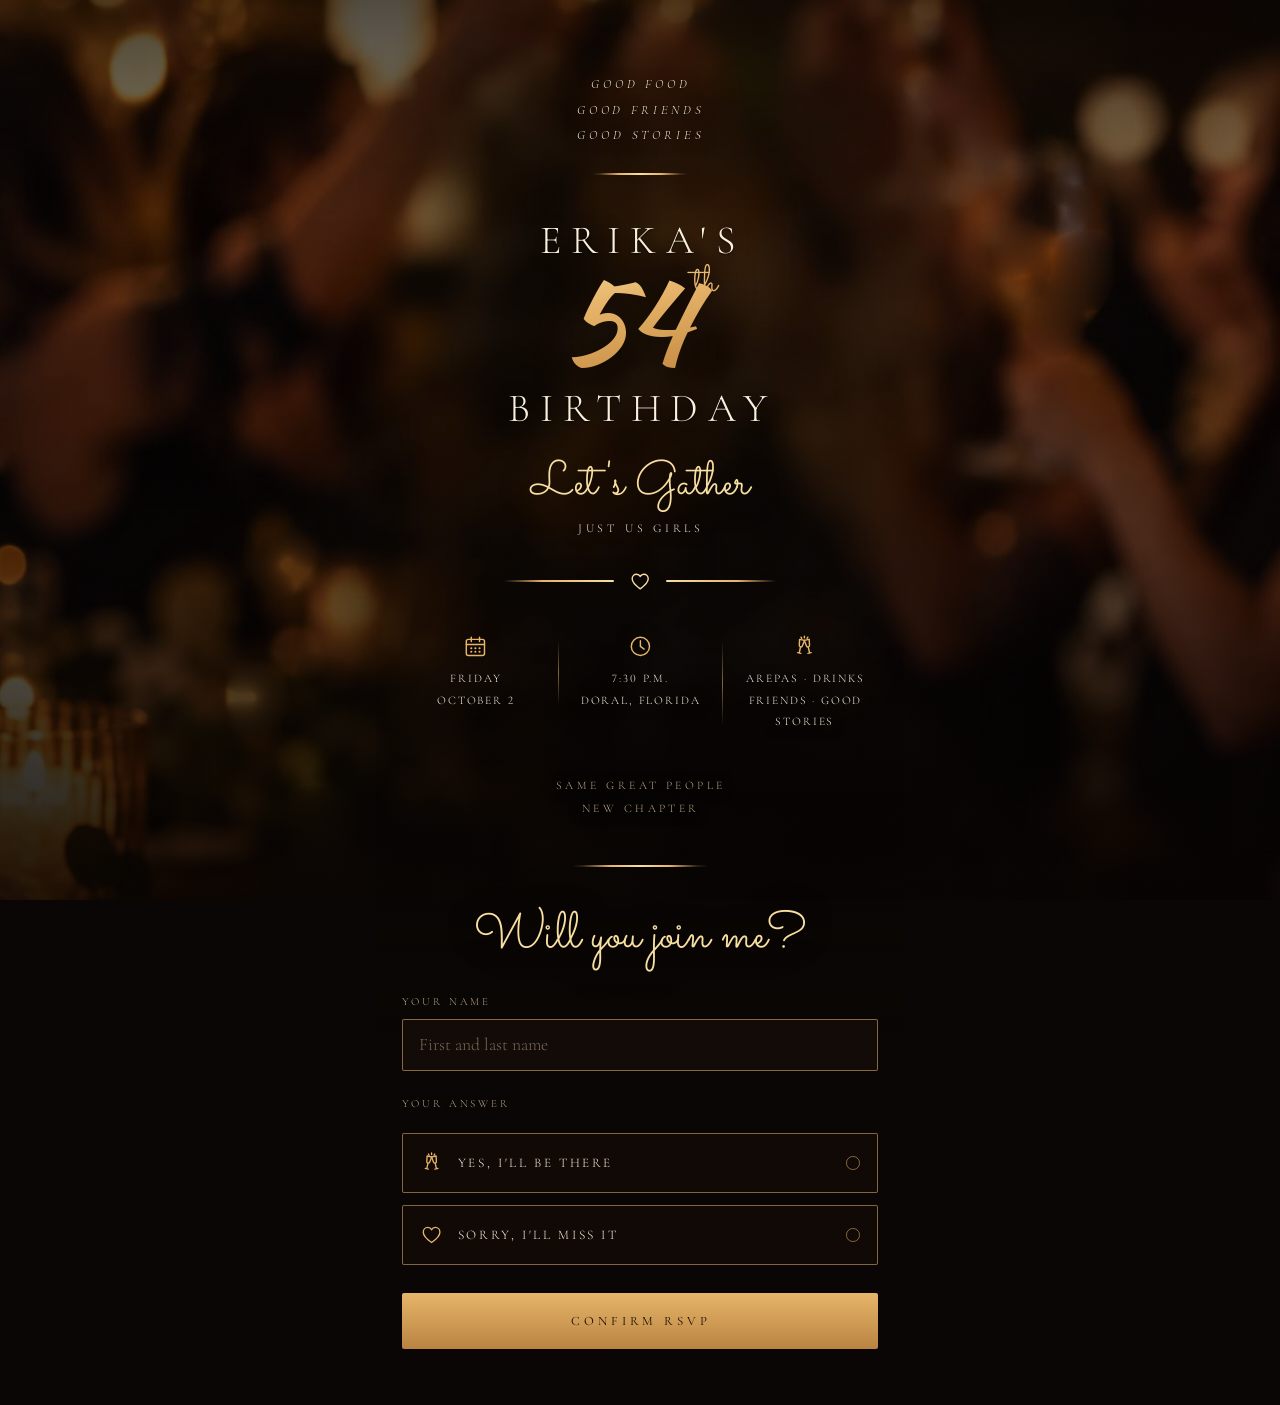
<file: index.html>
<!DOCTYPE html>
<html lang="en">
<head>
<meta charset="utf-8">
<meta name="viewport" content="width=device-width, initial-scale=1, viewport-fit=cover">
<title>Erika's 54th Birthday &middot; October 2</title>
<meta name="description" content="Good food, good friends, good stories. Friday, October 2 at 7:30 P.M. Let's gather.">
<meta name="robots" content="noindex">
<meta name="theme-color" content="#0A0605">

<!-- WhatsApp / link preview -->
<meta property="og:type" content="website">
<meta property="og:title" content="Erika's 54th Birthday">
<meta property="og:description" content="Good food &middot; Good friends &middot; Good stories. Friday, October 2 &middot; 7:30 P.M. Let's gather.">
<meta property="og:image" content="assets/preview.jpg">
<meta property="og:image:width" content="1200">
<meta property="og:image:height" content="630">
<meta property="og:image:alt" content="Erika's 54th Birthday invitation">
<meta name="twitter:card" content="summary_large_image">

<link rel="preload" href="assets/hero-760.jpg" as="image" media="(max-width: 47.99em)">
<link rel="preload" href="assets/hero-1400.jpg" as="image" media="(min-width: 48em)">
<link rel="preload" href="assets/fonts/cormorant-garamond-latin.woff2" as="font" type="font/woff2" crossorigin>
<link rel="preload" href="assets/fonts/cormorant-garamond-italic-subset.woff2" as="font" type="font/woff2" crossorigin>
<link rel="preload" href="assets/fonts/kaushan-script-latin.woff2" as="font" type="font/woff2" crossorigin>
<link rel="preload" href="assets/fonts/sacramento-latin.woff2" as="font" type="font/woff2" crossorigin>
<link rel="stylesheet" href="styles.css">
</head>
<body>

<!-- Gold line icons, matching the invitation's icon set -->
<svg width="0" height="0" aria-hidden="true" focusable="false" style="position:absolute">
  <defs>
    <g id="i-calendar">
      <rect x="3.2" y="5.2" width="17.6" height="15.6" rx="2"/>
      <path d="M3.2 10.2h17.6M8 3.2v4M16 3.2v4"/>
      <path d="M8 13.8h.01M12 13.8h.01M16 13.8h.01M8 17.2h.01M12 17.2h.01M16 17.2h.01" stroke-width="2.1"/>
    </g>
    <g id="i-clock">
      <circle cx="12" cy="12" r="8.8"/>
      <path d="M12 6.6V12l3.6 2.6"/>
    </g>
    <!-- Two flutes, each pivoted about its own foot and set apart, so the
         rims meet at the centre instead of overlapping into a blur. -->
    <g id="i-flutes">
      <g transform="translate(-5 0) rotate(12 12 18.4)">
        <path d="M9.6 5.4h4.8l-.85 5.4a1.55 1.55 0 0 1-3.1 0Z"/>
        <path d="M12 12.4v5.5M10.4 18.4h3.2"/>
      </g>
      <g transform="translate(5 0) rotate(-12 12 18.4)">
        <path d="M9.6 5.4h4.8l-.85 5.4a1.55 1.55 0 0 1-3.1 0Z"/>
        <path d="M12 12.4v5.5M10.4 18.4h3.2"/>
      </g>
      <path d="M12 3.6V2.1M9.4 4.3 8.7 3.1M14.6 4.3l.7-1.2"/>
    </g>
    <g id="i-pin">
      <path d="M12 21.2s6.8-6.1 6.8-10.8a6.8 6.8 0 1 0-13.6 0c0 4.7 6.8 10.8 6.8 10.8Z"/>
      <circle cx="12" cy="10.2" r="2.5"/>
    </g>
    <g id="i-heart">
      <path d="M12 20.2C6.4 16.3 3.4 12.9 3.4 9.5c0-3 2.2-5 4.7-5 1.8 0 3.2 1 3.9 2.5.7-1.5 2.1-2.5 3.9-2.5 2.5 0 4.7 2 4.7 5 0 3.4-3 6.8-8.6 10.7Z"/>
    </g>
  </defs>
</svg>

<!-- The invitation photograph, with its lettering removed, plus a scrim -->
<div class="atmosphere" aria-hidden="true"><span class="vignette"></span></div>

<main class="page">

  <p class="eyebrow">
    <span>Good Food</span>
    <span>Good Friends</span>
    <span>Good Stories</span>
  </p>
  <hr class="rule rule--short">

  <h1 class="title">
    <span class="title__line">Erika's</span>
    <span class="title__script">54<span class="title__ord">th</span></span>
    <span class="title__line">Birthday</span>
  </h1>

  <p class="gather">
    <span class="gather__script">Let's Gather</span>
    <span class="gather__sub">Just Us Girls</span>
  </p>

  <div class="heart-rule" aria-hidden="true">
    <span class="heart-rule__line"></span>
    <svg class="heart-rule__heart" viewBox="0 0 24 24"><use href="#i-heart"/></svg>
    <span class="heart-rule__line"></span>
  </div>

  <section class="details" aria-label="Event details">
    <div class="detail">
      <svg class="detail__icon" viewBox="0 0 24 24" aria-hidden="true"><use href="#i-calendar"/></svg>
      <p class="detail__text">Friday<span>October 2</span></p>
    </div>
    <div class="detail">
      <svg class="detail__icon" viewBox="0 0 24 24" aria-hidden="true"><use href="#i-clock"/></svg>
      <!-- City only. The exact address is promised on the confirmation and sent
           privately; it is never on this page. -->
      <p class="detail__text">7:30 P.M.<span>Doral, Florida</span></p>
    </div>
    <div class="detail">
      <svg class="detail__icon" viewBox="0 0 24 24" aria-hidden="true"><use href="#i-flutes"/></svg>
      <p class="detail__text">Arepas &middot; Drinks<span>Friends &middot; Good Stories</span></p>
    </div>
  </section>

  <p class="closing">Same Great People<span>New Chapter</span></p>

  <hr class="rule">

  <!-- ============ RSVP ============ -->
  <section class="rsvp" id="rsvp" aria-labelledby="rsvp-heading">
    <h2 class="rsvp__heading" id="rsvp-heading">Will you join me?</h2>

    <form
      id="rsvp-form"
      name="rsvp"
      method="POST"
      action="/thank-you.html"
      data-netlify="true"
      data-netlify-honeypot="bot-field"
    >
      <!-- Required by Netlify Forms so the submission is attributed to this form -->
      <input type="hidden" name="form-name" value="rsvp">
      <!-- Spam honeypot: hidden from people, tempting to bots -->
      <p class="hp">
        <label>Don't fill this out if you're human: <input name="bot-field" tabindex="-1" autocomplete="off"></label>
      </p>

      <div class="field">
        <label class="field__label" for="name">Your name</label>
        <input
          class="field__input"
          id="name"
          name="name"
          type="text"
          autocomplete="name"
          required
          maxlength="80"
          placeholder="First and last name">
      </div>

      <fieldset class="choices">
        <legend class="choices__legend">Your answer</legend>

        <label class="choice">
          <input type="radio" name="rsvp" value="Yes" required>
          <span class="choice__inner">
            <svg class="choice__icon" viewBox="0 0 24 24" aria-hidden="true"><use href="#i-flutes"/></svg>
            <span class="choice__text">Yes, I'll be there</span>
            <span class="choice__mark" aria-hidden="true"></span>
          </span>
        </label>

        <label class="choice">
          <input type="radio" name="rsvp" value="No">
          <span class="choice__inner">
            <svg class="choice__icon" viewBox="0 0 24 24" aria-hidden="true"><use href="#i-heart"/></svg>
            <span class="choice__text">Sorry, I'll miss it</span>
            <span class="choice__mark" aria-hidden="true"></span>
          </span>
        </label>
      </fieldset>

      <button class="submit" type="submit" id="submit-btn">Confirm RSVP</button>

      <p class="form-error" id="form-error" role="alert" hidden>
        <span id="form-error-msg"></span>
        <span class="form-error__detail" id="form-error-detail"></span>
      </p>
    </form>
  </section>

  <!-- ============ Confirmation state (replaces the form after submit) ============ -->
  <section class="confirmation" id="confirmation" hidden tabindex="-1" aria-live="polite">
    <svg class="confirmation__icon" id="confirmation-icon" viewBox="0 0 24 24" aria-hidden="true"><use href="#i-flutes"/></svg>
    <h2 class="confirmation__title" id="confirmation-title"></h2>
    <p class="confirmation__body" id="confirmation-body"></p>

    <!-- Shown only to guests who said yes. The street address is never here. -->
    <div class="where" id="confirmation-where" hidden>
      <p class="where__place">
        <svg class="where__icon" viewBox="0 0 24 24" aria-hidden="true"><use href="#i-pin"/></svg>
        <span id="confirmation-place"></span>
      </p>
      <p class="where__note" id="confirmation-note"></p>
    </div>

    <p class="confirmation__meta" id="confirmation-meta"></p>
  </section>

</main>

<script src="rsvp.js" defer></script>
</body>
</html>
</file>
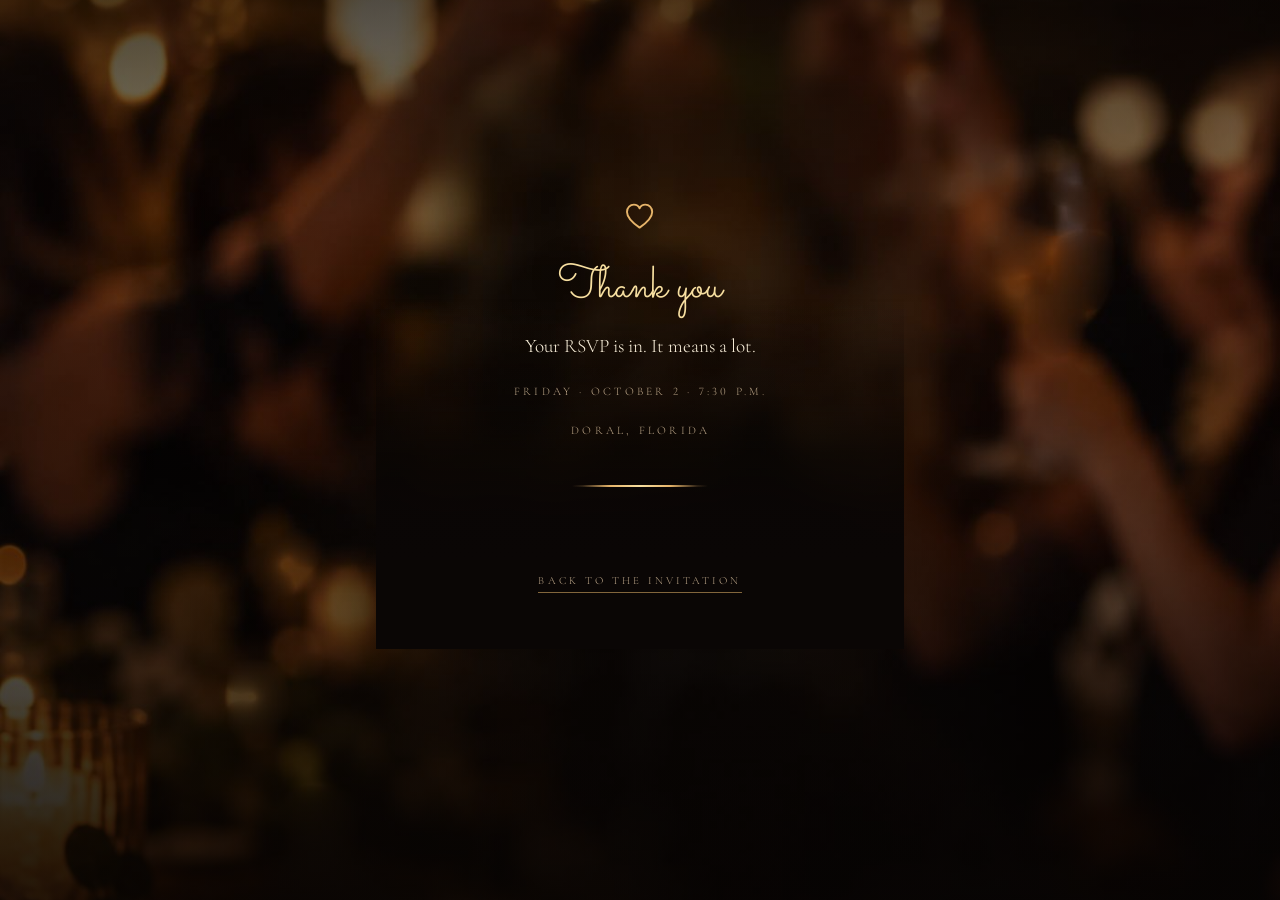
<file: thank-you.html>
<!DOCTYPE html>
<html lang="en">
<head>
<meta charset="utf-8">
<meta name="viewport" content="width=device-width, initial-scale=1, viewport-fit=cover">
<title>Thank you &middot; Erika's 54th Birthday</title>
<meta name="robots" content="noindex">
<meta name="theme-color" content="#0A0605">
<link rel="preload" href="assets/fonts/cormorant-garamond-latin.woff2" as="font" type="font/woff2" crossorigin>
<link rel="preload" href="assets/fonts/sacramento-latin.woff2" as="font" type="font/woff2" crossorigin>
<link rel="stylesheet" href="styles.css">
<style>
  .thanks { padding-top: 22vh; }
  .back {
    display: inline-block;
    margin-top: 2.5rem;
    font-size: 0.68rem;
    letter-spacing: 0.28em;
    text-transform: uppercase;
    color: var(--muted);
    text-decoration: none;
    border-bottom: 1px solid var(--gold-line);
    padding-bottom: 3px;
  }
  .back:hover { color: var(--cream); }
  .back:focus-visible { outline: 2px solid var(--gold-hi); outline-offset: 3px; }
</style>
</head>
<body>

<svg width="0" height="0" aria-hidden="true" focusable="false" style="position:absolute">
  <defs>
    <g id="i-heart">
      <path d="M12 20.2C6.4 16.3 3.4 12.9 3.4 9.5c0-3 2.2-5 4.7-5 1.8 0 3.2 1 3.9 2.5.7-1.5 2.1-2.5 3.9-2.5 2.5 0 4.7 2 4.7 5 0 3.4-3 6.8-8.6 10.7Z"/>
    </g>
  </defs>
</svg>

<div class="atmosphere" aria-hidden="true"><span class="vignette"></span></div>

<main class="page thanks">
  <!-- Fallback confirmation for visitors without JavaScript. The in-page
       confirmation on index.html is the normal experience. -->
  <section class="confirmation">
    <svg class="confirmation__icon" viewBox="0 0 24 24" aria-hidden="true"><use href="#i-heart"/></svg>
    <h1 class="confirmation__title">Thank you</h1>
    <p class="confirmation__body">Your RSVP is in. It means a lot.</p>
    <p class="confirmation__meta">Friday &middot; October 2 &middot; 7:30 P.M.</p>
    <!-- This fallback cannot tell yes from no, so it carries the city only,
         which reads correctly either way. -->
    <p class="confirmation__meta">Doral, Florida</p>
  </section>

  <hr class="rule">

  <a class="back" href="/">Back to the invitation</a>
</main>
</body>
</html>
</file>
<file: styles.css>
/* ===========================================================
   Erika's 54th Birthday - RSVP
   Mobile-first. Colours and type sampled from the invitation.
   Fonts self-hosted; no third-party requests.
   =========================================================== */

/* Body serif. Variable weight axis, latin subset. SIL OFL 1.1. */
@font-face {
  font-family: "Cormorant Garamond";
  src: url("assets/fonts/cormorant-garamond-latin.woff2") format("woff2");
  font-weight: 300 700;
  font-style: normal;
  font-display: swap;
}
/* Italic is used only by the eyebrow, so it ships pinned to weight 300 and
   subset to basic latin: 10 KB instead of 38 KB. */
@font-face {
  font-family: "Cormorant Garamond";
  src: url("assets/fonts/cormorant-garamond-italic-subset.woff2") format("woff2");
  font-weight: 300;
  font-style: italic;
  font-display: swap;
}
/* The invitation's "54" is a thick monoline brush script. SIL OFL 1.1. */
@font-face {
  font-family: "Kaushan Script";
  src: url("assets/fonts/kaushan-script-latin.woff2") format("woff2");
  font-weight: 400;
  font-style: normal;
  font-display: swap;
}
/* "Let's Gather" is a thin monoline signature script. SIL OFL 1.1. */
@font-face {
  font-family: "Sacramento";
  src: url("assets/fonts/sacramento-latin.woff2") format("woff2");
  font-weight: 400;
  font-style: normal;
  font-display: swap;
}

:root {
  /* Sampled directly from the invitation. */
  --bg:        #0A0605;   /* its dominant black */
  --gold:      #E6B46A;   /* its dominant gold */
  --gold-hi:   #F7DFA0;   /* its gold highlights */
  --gold-line: rgba(230, 180, 106, 0.55);
  --cream:     #FBF1DC;   /* its lettering */
  --muted:     #BCA689;

  --serif:  "Cormorant Garamond", "Iowan Old Style", "Palatino Linotype", Palatino, Georgia, "Times New Roman", serif;
  --brush:  "Kaushan Script", "Snell Roundhand", "Apple Chancery", cursive;
  --script: "Sacramento", "Snell Roundhand", "Apple Chancery", cursive;

  --ease: cubic-bezier(0.22, 0.61, 0.36, 1);

  /* Lettering sits on a photograph, exactly as on the invitation. */
  --lift: 0 1px 2px rgba(0,0,0,0.7), 0 2px 16px rgba(0,0,0,0.65);
}

*, *::before, *::after { box-sizing: border-box; }

html { -webkit-text-size-adjust: 100%; }

body {
  margin: 0;
  min-height: 100svh;
  background: var(--bg);
  color: var(--cream);
  font-family: var(--serif);
  font-size: 17px;
  line-height: 1.6;
  font-weight: 300;
  -webkit-font-smoothing: antialiased;
  overflow-x: hidden;

  /* Cormorant defaults to old-style figures, which sit at x-height and read
     as lowercase next to all-caps lines like "OCTOBER 2". */
  font-variant-numeric: lining-nums;
  font-feature-settings: "lnum" 1;
}

/* -----------------------------------------------------------
   The invitation photograph
   ----------------------------------------------------------- */
.atmosphere {
  position: fixed;
  inset: 0;
  z-index: 0;
  pointer-events: none;
  background: var(--bg) url("assets/hero-760.jpg") center 38% / cover no-repeat;
}
@media (min-width: 48em) {
  .atmosphere { background-image: url("assets/hero-1400.jpg"); }
}

/* Keeps the candlelight but pushes the whole frame back behind the type. */
.vignette {
  position: absolute;
  inset: 0;
  background:
    radial-gradient(118% 66% at 50% 38%, rgba(6,3,2,0.26) 0%, rgba(6,3,2,0.46) 56%, rgba(6,3,2,0.68) 100%),
    linear-gradient(180deg, rgba(6,3,2,0.42) 0%, rgba(6,3,2,0.12) 24%, rgba(6,3,2,0.34) 66%, rgba(6,3,2,0.62) 100%);
}

/* -----------------------------------------------------------
   Page
   ----------------------------------------------------------- */
.page {
  position: relative;
  z-index: 1;
  width: 100%;
  max-width: 30rem;
  margin: 0 auto;
  padding:
    clamp(2.6rem, 9vh, 4.5rem) 1.6rem
    calc(3.5rem + env(safe-area-inset-bottom, 0px));
  text-align: center;

  /* Scroll-independent scrim: the invitation reads over the photograph,
     the RSVP settles onto near-solid dark where the form is legible. */
  background: linear-gradient(
    180deg,
    transparent 0%,
    transparent 46%,
    rgba(8,5,4,0.35) 60%,
    rgba(9,6,4,0.80) 70%,
    rgba(10,6,5,0.96) 79%,
    var(--bg) 86%);
}

/* --- Eyebrow --- */
.eyebrow {
  margin: 0 0 1.5rem;
  font-style: italic;
  font-size: 0.8rem;
  letter-spacing: 0.3em;
  text-transform: uppercase;
  color: var(--cream);
  line-height: 2;
  text-shadow: var(--lift);
}
.eyebrow span { display: block; text-indent: 0.15em; }

/* --- Brush rules --- */
.rule {
  width: 8.5rem;
  height: 2.5px;
  margin: clamp(1.9rem, 7vh, 2.8rem) auto;
  border: 0;
  border-radius: 2px;
  background: linear-gradient(90deg,
    transparent 0%, rgba(230,180,106,0.15) 8%,
    var(--gold) 28%, var(--gold-hi) 50%, var(--gold) 72%,
    rgba(230,180,106,0.15) 92%, transparent 100%);
}
.rule--short { width: 6rem; margin-top: 0; }

/* --- Title --- */
.title {
  margin: 0;
  font-weight: 300;
  line-height: 1;
  color: var(--cream);
  text-shadow: var(--lift);
}
.title__line {
  display: block;
  font-size: clamp(1.85rem, 9.4vw, 2.5rem);
  letter-spacing: 0.24em;
  text-transform: uppercase;
  text-indent: 0.12em;
}
.title__script {
  display: block;
  margin: 0.02em 0 0.04em;
  font-family: var(--brush);
  font-size: clamp(5rem, 30vw, 7.4rem);
  line-height: 1.02;
  letter-spacing: 0;
  text-indent: 0;
  color: var(--gold);
  background: linear-gradient(168deg, var(--gold-hi) 6%, var(--gold) 38%, #C98F46 74%, var(--gold-hi) 98%);
  -webkit-background-clip: text;
  background-clip: text;
  -webkit-text-fill-color: transparent;
  text-shadow: none;
  filter: drop-shadow(0 2px 20px rgba(0,0,0,0.75));
}
.title__ord {
  font-family: var(--script);
  font-size: 0.32em;
  vertical-align: 1.95em;
  margin-left: 0.04em;
}

/* --- Let's Gather --- */
.gather { margin: clamp(1.1rem, 4vh, 1.8rem) 0 0; }
.gather__script {
  display: block;
  font-family: var(--script);
  font-size: clamp(2.2rem, 12vw, 3rem);
  line-height: 1.15;
  color: var(--gold-hi);
  filter: drop-shadow(0 2px 16px rgba(0,0,0,0.7));
}
.gather__sub {
  display: block;
  margin-top: 0.45rem;
  font-size: 0.74rem;
  letter-spacing: 0.32em;
  text-transform: uppercase;
  color: var(--cream);
  text-indent: 0.16em;
  text-shadow: var(--lift);
}

/* --- Rule, heart, rule --- */
.heart-rule {
  display: flex;
  align-items: center;
  justify-content: center;
  gap: 0.9rem;
  margin: clamp(1.4rem, 5vh, 2rem) auto clamp(1.8rem, 6vh, 2.6rem);
  max-width: 17rem;
}
.heart-rule__line {
  flex: 1;
  height: 2px;
  border-radius: 2px;
  background: linear-gradient(90deg, transparent, var(--gold) 35%, var(--gold-hi) 100%);
}
.heart-rule__line:last-child {
  background: linear-gradient(270deg, transparent, var(--gold) 35%, var(--gold-hi) 100%);
}
.heart-rule__heart {
  flex: none;
  width: 1.4rem;
  height: 1.4rem;
  fill: none;
  stroke: var(--gold-hi);
  stroke-width: 1.5;
  stroke-linecap: round;
  stroke-linejoin: round;
}

/* --- The three details --- */
.details {
  display: grid;
  gap: 0;
}
.detail {
  padding: 0.85rem 0;
  display: flex;
  flex-direction: column;
  align-items: center;
  gap: 0.6rem;
}
.detail + .detail { position: relative; }
.detail + .detail::before {
  content: "";
  position: absolute;
  top: 0;
  left: 50%;
  transform: translateX(-50%);
  width: 5rem;
  height: 1px;
  background: linear-gradient(90deg, transparent, rgba(230,180,106,0.5), transparent);
}
.detail__icon {
  width: 1.55rem;
  height: 1.55rem;
  fill: none;
  stroke: var(--gold);
  stroke-width: 1.4;
  stroke-linecap: round;
  stroke-linejoin: round;
  filter: drop-shadow(0 1px 8px rgba(0,0,0,0.6));
}
.detail__text {
  margin: 0;
  font-size: 0.82rem;
  letter-spacing: 0.22em;
  text-transform: uppercase;
  line-height: 1.85;
  color: var(--cream);
  text-indent: 0.11em;
  text-shadow: var(--lift);
}
.detail__text span { display: block; }

/* On anything wider than a phone, fall back to the invitation's three columns. */
@media (min-width: 34em) {
  .details {
    grid-template-columns: repeat(3, 1fr);
    gap: 0 1.1rem;
    align-items: start;
  }
  .detail { padding: 0; }
  .detail + .detail::before {
    top: 0.4rem;
    bottom: 0.4rem;
    left: -0.55rem;
    width: 1px;
    height: auto;
    transform: none;
    background: linear-gradient(180deg, transparent, rgba(230,180,106,0.55), transparent);
  }
  .detail__text { font-size: 0.72rem; letter-spacing: 0.16em; }
}

/* --- Closing line --- */
.closing {
  margin: clamp(1.8rem, 6vh, 2.6rem) 0 0;
  font-size: 0.72rem;
  letter-spacing: 0.3em;
  text-transform: uppercase;
  line-height: 2;
  color: var(--muted);
  text-indent: 0.15em;
  text-shadow: var(--lift);
}
.closing span { display: block; }

/* -----------------------------------------------------------
   RSVP
   ----------------------------------------------------------- */
.rsvp__heading {
  margin: -0.4rem 0 1.6rem;
  font-family: var(--script);
  font-weight: 400;
  font-size: clamp(2.5rem, 13vw, 3.2rem);
  line-height: 1.2;
  color: var(--gold-hi);
  filter: drop-shadow(0 2px 14px rgba(0,0,0,0.6));
}

/* Honeypot - hidden from people, still reachable by bots */
.hp { position: absolute; left: -9999px; width: 1px; height: 1px; overflow: hidden; }

.field { text-align: left; margin-bottom: 1.5rem; }
.field__label,
.choices__legend {
  display: block;
  width: 100%;
  padding: 0;
  margin-bottom: 0.55rem;
  font-size: 0.68rem;
  letter-spacing: 0.26em;
  text-transform: uppercase;
  color: var(--muted);
  text-align: left;
}
.field__input {
  width: 100%;
  min-height: 3.25rem;
  padding: 0.75rem 1rem;
  font-family: var(--serif);
  font-size: 1.1rem;
  font-weight: 300;
  color: var(--cream);
  background: rgba(24, 14, 10, 0.72);
  border: 1px solid var(--gold-line);
  border-radius: 2px;
  transition: border-color 0.25s var(--ease), background-color 0.25s var(--ease);
}
.field__input::placeholder { color: rgba(188, 166, 137, 0.6); }
.field__input:hover { border-color: rgba(230, 180, 106, 0.75); }
.field__input:focus {
  outline: none;
  border-color: var(--gold);
  background: rgba(38, 23, 15, 0.82);
}
.field__input:focus-visible { outline: 2px solid var(--gold-hi); outline-offset: 2px; }

/* --- Two large tap targets --- */
.choices { margin: 0 0 1.75rem; padding: 0; border: 0; }

.choice { display: block; margin-top: 0.75rem; cursor: pointer; }
.choice input {
  position: absolute;
  opacity: 0;
  width: 1px; height: 1px;
  margin: 0;
}

.choice__inner {
  display: flex;
  align-items: center;
  gap: 0.9rem;
  min-height: 3.75rem;           /* comfortable thumb target */
  padding: 0.9rem 1.1rem;
  text-align: left;
  background: rgba(20, 12, 8, 0.66);
  border: 1px solid var(--gold-line);
  border-radius: 2px;
  transition:
    background-color 0.3s var(--ease),
    border-color 0.3s var(--ease),
    box-shadow 0.3s var(--ease),
    transform 0.2s var(--ease);
}
.choice__icon {
  flex: none;
  width: 1.45rem;
  height: 1.45rem;
  fill: none;
  stroke: var(--gold);
  stroke-width: 1.4;
  stroke-linecap: round;
  stroke-linejoin: round;
  transition: stroke 0.3s var(--ease);
}
.choice__text {
  flex: 1;
  font-size: 0.82rem;
  letter-spacing: 0.2em;
  text-transform: uppercase;
  color: var(--cream);
}
.choice__mark {
  flex: none;
  width: 0.85rem;
  height: 0.85rem;
  border: 1px solid var(--gold-line);
  border-radius: 50%;
  transition: background-color 0.3s var(--ease), border-color 0.3s var(--ease), box-shadow 0.3s var(--ease);
}

@media (hover: hover) {
  .choice:hover .choice__inner { border-color: rgba(230, 180, 106, 0.75); }
}
.choice:active .choice__inner { transform: scale(0.99); }
.choice input:focus-visible + .choice__inner {
  outline: 2px solid var(--gold-hi);
  outline-offset: 2px;
}

/* Selected state - clear but restrained */
.choice input:checked + .choice__inner {
  background: rgba(64, 40, 22, 0.82);
  border-color: var(--gold);
  box-shadow: inset 0 0 0 1px rgba(230, 180, 106, 0.35), 0 0 26px rgba(230, 180, 106, 0.16);
}
.choice input:checked + .choice__inner .choice__icon { stroke: var(--gold-hi); }
.choice input:checked + .choice__inner .choice__mark {
  background: var(--gold-hi);
  border-color: var(--gold-hi);
  box-shadow: 0 0 10px rgba(247, 223, 160, 0.6);
}

/* --- Submit --- */
.submit {
  display: block;
  width: 100%;
  min-height: 3.5rem;
  padding: 1rem;
  font-family: var(--serif);
  font-size: 0.8rem;
  font-weight: 400;
  letter-spacing: 0.3em;
  text-transform: uppercase;
  text-indent: 0.15em;
  color: #150C06;
  background: linear-gradient(180deg, var(--gold) 0%, #CE9A54 55%, #B9833F 100%);
  border: 0;
  border-radius: 2px;
  cursor: pointer;
  transition: filter 0.25s var(--ease), transform 0.2s var(--ease), opacity 0.25s var(--ease);
}
@media (hover: hover) { .submit:hover { filter: brightness(1.07); } }
.submit:active { transform: scale(0.99); }
.submit:focus-visible { outline: 2px solid var(--cream); outline-offset: 3px; }
.submit[disabled] { opacity: 0.6; cursor: default; }

.form-error {
  margin: 1rem 0 0;
  font-size: 0.95rem;
  color: #F0B79A;
}
.form-error__detail {
  display: block;
  margin-top: 0.45rem;
  font-size: 0.78rem;
  letter-spacing: 0.04em;
  color: var(--muted);
}

/* -----------------------------------------------------------
   Confirmation
   ----------------------------------------------------------- */
.confirmation {
  animation: rise 0.7s var(--ease) both;
  outline: none;
}
.confirmation__icon {
  width: 2.2rem;
  height: 2.2rem;
  margin-bottom: 1.1rem;
  fill: none;
  stroke: var(--gold);
  stroke-width: 1.3;
  stroke-linecap: round;
  stroke-linejoin: round;
}
.confirmation__title {
  margin: 0 0 0.9rem;
  font-family: var(--script);
  font-weight: 400;
  /* The "No" message is long; keep it inside the gutters on a 390px phone. */
  font-size: clamp(2.3rem, 11vw, 2.9rem);
  line-height: 1.22;
  color: var(--gold-hi);
  overflow-wrap: break-word;
  filter: drop-shadow(0 2px 14px rgba(0,0,0,0.6));
}
.confirmation__body {
  margin: 0;
  font-size: 1.2rem;
  color: var(--cream);
}
/* Where it is: the city only, plus a promise of the rest. */
.where {
  position: relative;
  max-width: 21rem;
  margin: 1.6rem auto 0;
  padding-top: 1.5rem;
}
.where::before {
  content: "";
  position: absolute;
  top: 0;
  left: 50%;
  transform: translateX(-50%);
  width: 5rem;
  height: 1px;
  background: linear-gradient(90deg, transparent, rgba(230,180,106,0.5), transparent);
}
.where__place {
  display: flex;
  align-items: center;
  justify-content: center;
  gap: 0.5rem;
  margin: 0;
  font-size: 0.82rem;
  letter-spacing: 0.22em;
  text-transform: uppercase;
  color: var(--cream);
}
.where__icon {
  flex: none;
  width: 1.05rem;
  height: 1.05rem;
  fill: none;
  stroke: var(--gold);
  stroke-width: 1.4;
  stroke-linecap: round;
  stroke-linejoin: round;
}
.where__note {
  margin: 0.65rem 0 0;
  font-size: 0.92rem;
  line-height: 1.55;
  color: var(--muted);
}

.confirmation__meta {
  margin: 1.3rem 0 0;
  font-size: 0.72rem;
  letter-spacing: 0.28em;
  text-transform: uppercase;
  color: var(--muted);
  text-indent: 0.14em;
}

@keyframes rise {
  from { opacity: 0; transform: translateY(14px); }
  to   { opacity: 1; transform: none; }
}

/* -----------------------------------------------------------
   Larger screens - keep it intimate, just breathe more
   ----------------------------------------------------------- */
@media (min-width: 40em) {
  body { font-size: 18px; }
  .page { max-width: 33rem; }
}

/* -----------------------------------------------------------
   Reduced motion
   ----------------------------------------------------------- */
@media (prefers-reduced-motion: reduce) {
  *, *::before, *::after {
    animation-duration: 0.001ms !important;
    animation-iteration-count: 1 !important;
    transition-duration: 0.001ms !important;
  }
}
</file>
